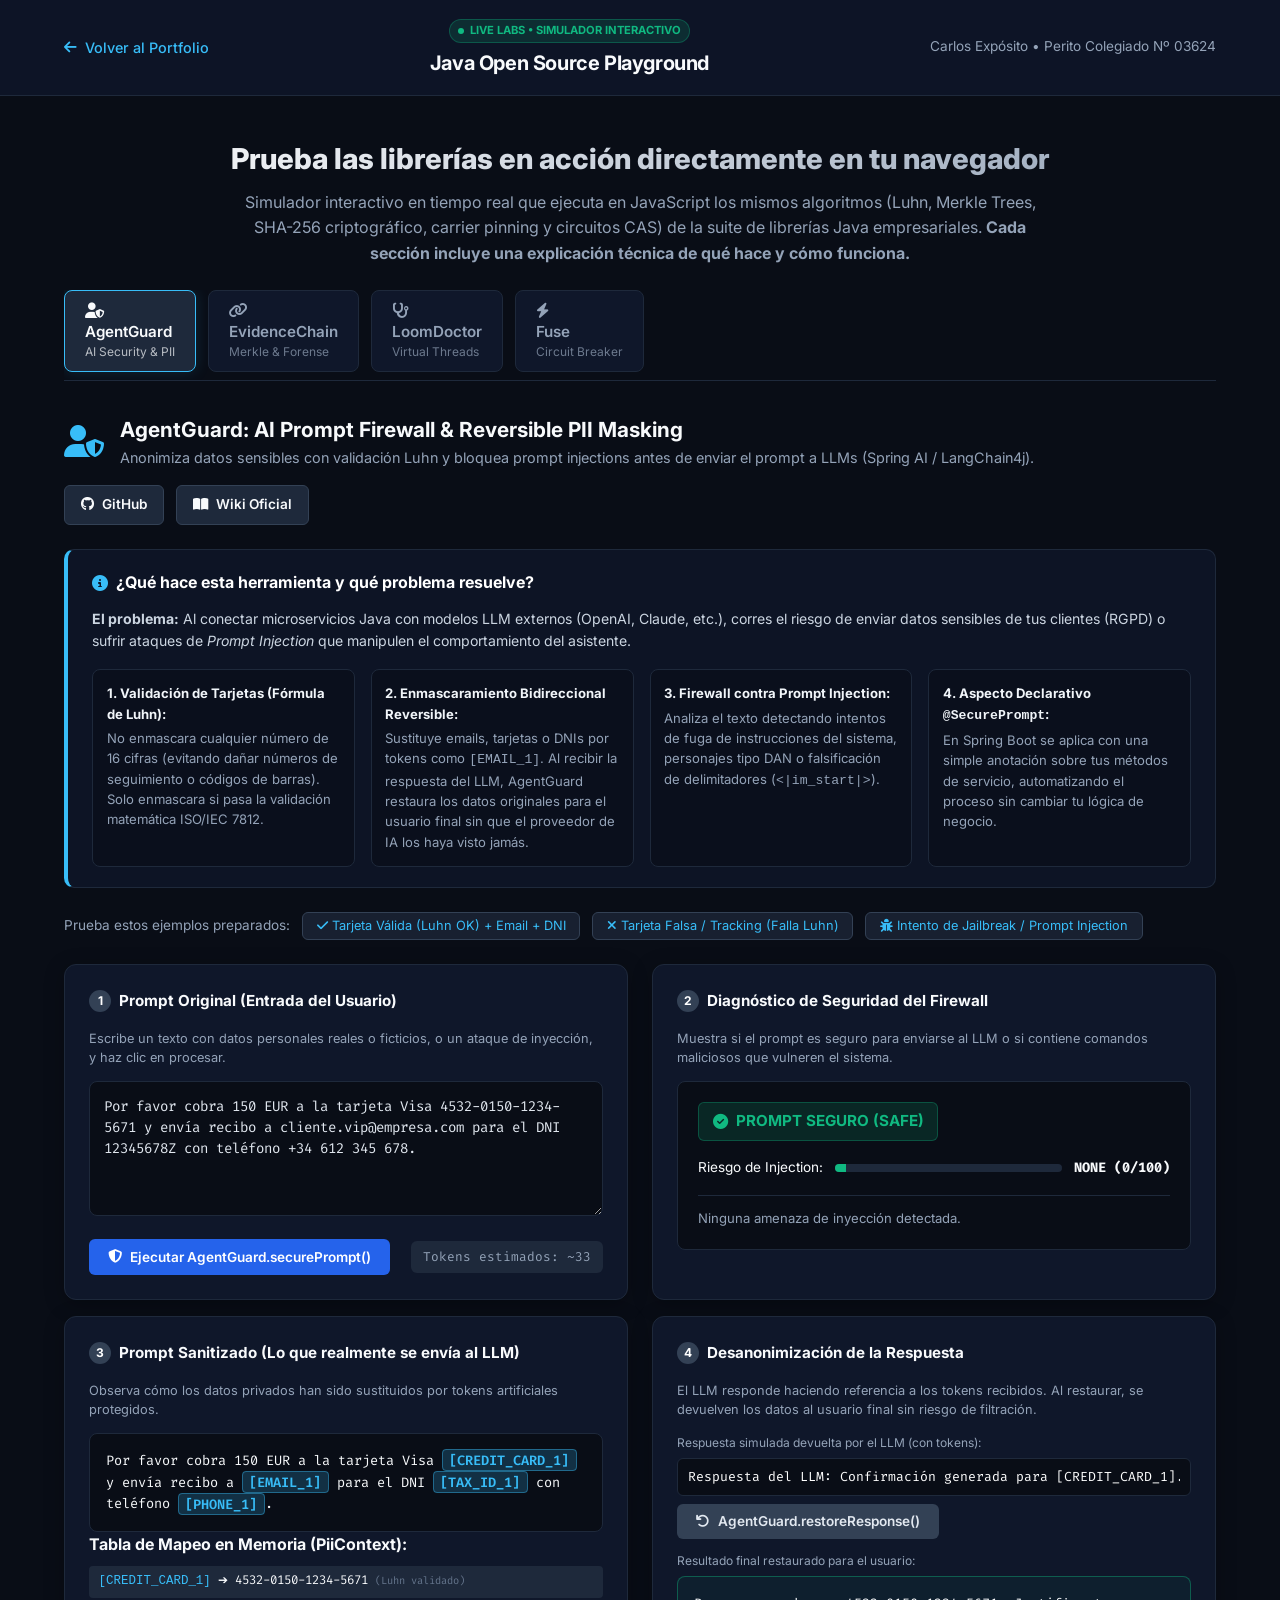
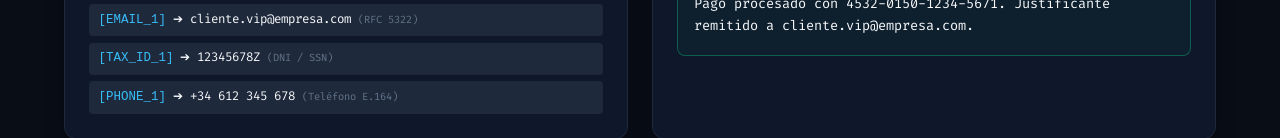
<file: playground/index.html>
<!DOCTYPE html>
<html lang="es">
<head>
  <meta charset="UTF-8">
  <meta name="viewport" content="width=device-width, initial-scale=1.0">
  <title>Java Open Source Labs — Interactive Playground | Carlos Expósito</title>
  <meta name="description" content="Laboratorio y simulador interactivo en el navegador de las librerías Java Open Source de Carlos Expósito: AgentGuard, EvidenceChain, LoomDoctor y Fuse con explicaciones técnicas paso a paso.">
  <link rel="icon" href="data:image/svg+xml,<svg xmlns='http://www.w3.org/2000/svg' viewBox='0 0 100 100'><text y='.9em' font-size='90'>🧪</text></svg>">
  <link rel="preconnect" href="https://fonts.googleapis.com">
  <link rel="preconnect" href="https://fonts.gstatic.com" crossorigin>
  <link href="https://fonts.googleapis.com/css2?family=Fira+Code:wght@400;500;600&family=Inter:wght@300;400;500;600;700;800&display=swap" rel="stylesheet">
  <link href="https://cdnjs.cloudflare.com/ajax/libs/font-awesome/6.4.0/css/all.min.css" rel="stylesheet">
  <link rel="stylesheet" href="style.css">
</head>
<body>
  <!-- Header Bar -->
  <header class="lab-header">
    <div class="lab-container header-row">
      <a href="../index.html" class="back-link">
        <i class="fas fa-arrow-left"></i> Volver al Portfolio
      </a>
      <div class="header-brand">
        <span class="badge-live"><span class="pulse-dot"></span> LIVE LABS &bull; SIMULADOR INTERACTIVO</span>
        <h1>Java Open Source Playground</h1>
      </div>
      <div class="header-author">
        <span>Carlos Expósito &bull; Perito Colegiado Nº 03624</span>
      </div>
    </div>
  </header>

  <main class="lab-container">
    <!-- Intro Banner -->
    <div class="lab-intro">
      <h2>Prueba las librerías en acción directamente en tu navegador</h2>
      <p>Simulador interactivo en tiempo real que ejecuta en JavaScript los mismos algoritmos (Luhn, Merkle Trees, SHA-256 criptográfico, carrier pinning y circuitos CAS) de la suite de librerías Java empresariales. <strong>Cada sección incluye una explicación técnica de qué hace y cómo funciona.</strong></p>
    </div>

    <!-- Navigation Tabs -->
    <div class="lab-tabs">
      <button class="lab-tab-btn active" data-target="tab-agentguard">
        <i class="fas fa-user-shield"></i> AgentGuard <span class="tab-subtitle">AI Security &amp; PII</span>
      </button>
      <button class="lab-tab-btn" data-target="tab-evidencechain">
        <i class="fas fa-link"></i> EvidenceChain <span class="tab-subtitle">Merkle &amp; Forense</span>
      </button>
      <button class="lab-tab-btn" data-target="tab-loomdoctor">
        <i class="fas fa-stethoscope"></i> LoomDoctor <span class="tab-subtitle">Virtual Threads</span>
      </button>
      <button class="lab-tab-btn" data-target="tab-fuse">
        <i class="fas fa-bolt"></i> Fuse <span class="tab-subtitle">Circuit Breaker</span>
      </button>
    </div>

    <!-- ==================== TAB 1: AGENTGUARD ==================== -->
    <section id="tab-agentguard" class="lab-pane active">
      <div class="pane-header">
        <div class="pane-title">
          <i class="fas fa-user-shield text-blue"></i>
          <div>
            <h3>AgentGuard: AI Prompt Firewall &amp; Reversible PII Masking</h3>
            <p>Anonimiza datos sensibles con validación Luhn y bloquea prompt injections antes de enviar el prompt a LLMs (Spring AI / LangChain4j).</p>
          </div>
        </div>
        <div class="pane-actions-bar">
          <a href="https://github.com/FrodyGr/AgentGuard" target="_blank" class="btn-repo"><i class="fab fa-github"></i> GitHub</a>
          <a href="https://github.com/FrodyGr/AgentGuard/wiki" target="_blank" class="btn-repo"><i class="fas fa-book-open"></i> Wiki Oficial</a>
        </div>
      </div>

      <!-- Explanatory Guide Box -->
      <div class="guide-box">
        <div class="guide-title"><i class="fas fa-info-circle text-blue"></i> ¿Qué hace esta herramienta y qué problema resuelve?</div>
        <div class="guide-content">
          <p><strong>El problema:</strong> Al conectar microservicios Java con modelos LLM externos (OpenAI, Claude, etc.), corres el riesgo de enviar datos sensibles de tus clientes (RGPD) o sufrir ataques de <em>Prompt Injection</em> que manipulen el comportamiento del asistente.</p>
          <div class="guide-grid">
            <div class="guide-item">
              <strong>1. Validación de Tarjetas (Fórmula de Luhn):</strong> No enmascara cualquier número de 16 cifras (evitando dañar números de seguimiento o códigos de barras). Solo enmascara si pasa la validación matemática ISO/IEC 7812.
            </div>
            <div class="guide-item">
              <strong>2. Enmascaramiento Bidireccional Reversible:</strong> Sustituye emails, tarjetas o DNIs por tokens como <code>[EMAIL_1]</code>. Al recibir la respuesta del LLM, AgentGuard restaura los datos originales para el usuario final sin que el proveedor de IA los haya visto jamás.
            </div>
            <div class="guide-item">
              <strong>3. Firewall contra Prompt Injection:</strong> Analiza el texto detectando intentos de fuga de instrucciones del sistema, personajes tipo DAN o falsificación de delimitadores (<code>&lt;|im_start|&gt;</code>).
            </div>
            <div class="guide-item">
              <strong>4. Aspecto Declarativo <code>@SecurePrompt</code>:</strong> En Spring Boot se aplica con una simple anotación sobre tus métodos de servicio, automatizando el proceso sin cambiar tu lógica de negocio.
            </div>
          </div>
        </div>
      </div>

      <!-- Quick Presets -->
      <div class="presets-bar">
        <span>Prueba estos ejemplos preparados:</span>
        <button class="btn-preset" id="ag-preset-valid"><i class="fas fa-check"></i> Tarjeta Válida (Luhn OK) + Email + DNI</button>
        <button class="btn-preset" id="ag-preset-invalid"><i class="fas fa-times"></i> Tarjeta Falsa / Tracking (Falla Luhn)</button>
        <button class="btn-preset" id="ag-preset-attack"><i class="fas fa-bug"></i> Intento de Jailbreak / Prompt Injection</button>
      </div>

      <div class="grid-2col">
        <!-- Input Panel -->
        <div class="card-panel">
          <div class="panel-heading">
            <span class="step-badge">1</span> Prompt Original (Entrada del Usuario)
          </div>
          <p class="panel-desc">Escribe un texto con datos personales reales o ficticios, o un ataque de inyección, y haz clic en procesar.</p>
          <textarea id="ag-input" class="code-editor" rows="5" placeholder="Escribe un prompt con datos sensibles o ataques...">Por favor cobra 150 EUR a la tarjeta Visa 4532-0150-1234-5671 y envía recibo a cliente.vip@empresa.com para el DNI 12345678Z con teléfono +34 612 345 678.</textarea>
          <div class="panel-actions">
            <button id="ag-btn-process" class="btn-action primary">
              <i class="fas fa-shield-alt"></i> Ejecutar AgentGuard.securePrompt()
            </button>
            <span id="ag-token-count" class="badge-metric">Tokens estimados: ~38</span>
          </div>
        </div>

        <!-- Security Status Panel -->
        <div class="card-panel">
          <div class="panel-heading">
            <span class="step-badge">2</span> Diagnóstico de Seguridad del Firewall
          </div>
          <p class="panel-desc">Muestra si el prompt es seguro para enviarse al LLM o si contiene comandos maliciosos que vulneren el sistema.</p>
          <div class="security-status-box" id="ag-security-box">
            <div class="status-indicator safe" id="ag-status-badge">
              <i class="fas fa-check-circle"></i> PROMPT SEGURO (SAFE)
            </div>
            <div class="risk-meter-wrap">
              <span class="risk-label">Riesgo de Injection:</span>
              <div class="risk-bar"><div class="risk-bar-fill green" id="ag-risk-fill" style="width: 5%"></div></div>
              <span id="ag-risk-text" class="risk-val">NONE (0/100)</span>
            </div>
            <div id="ag-detected-threats" class="threats-list empty">
              <span>Ninguna amenaza de inyección detectada.</span>
            </div>
          </div>
        </div>
      </div>

      <div class="grid-2col mt-4">
        <!-- Masked Output -->
        <div class="card-panel">
          <div class="panel-heading">
            <span class="step-badge">3</span> Prompt Sanitizado (Lo que realmente se envía al LLM)
          </div>
          <p class="panel-desc">Observa cómo los datos privados han sido sustituidos por tokens artificiales protegidos.</p>
          <div class="result-code-box" id="ag-masked-output">
            Por favor cobra 150 EUR a la tarjeta Visa <span class="tag-token">[CREDIT_CARD_1]</span> y envía recibo a <span class="tag-token">[EMAIL_1]</span> para el DNI <span class="tag-token">[TAX_ID_1]</span> con teléfono <span class="tag-token">[PHONE_1]</span>.
          </div>
          <div class="token-mappings-wrap">
            <span class="text-muted-xs"><strong>Tabla de Mapeo en Memoria (PiiContext):</strong></span>
            <div id="ag-mappings-table" class="mappings-pills">
              <span class="map-pill"><code>[CREDIT_CARD_1]</code> ➔ 4532-0150-1234-5671 (Luhn OK)</span>
              <span class="map-pill"><code>[EMAIL_1]</code> ➔ cliente.vip@empresa.com</span>
              <span class="map-pill"><code>[TAX_ID_1]</code> ➔ 12345678Z</span>
              <span class="map-pill"><code>[PHONE_1]</code> ➔ +34 612 345 678</span>
            </div>
          </div>
        </div>

        <!-- LLM Echo & Restoration -->
        <div class="card-panel">
          <div class="panel-heading">
            <span class="step-badge">4</span> Desanonimización de la Respuesta
          </div>
          <p class="panel-desc">El LLM responde haciendo referencia a los tokens recibidos. Al restaurar, se devuelven los datos al usuario final sin riesgo de filtración.</p>
          <label class="label-xs">Respuesta simulada devuelta por el LLM (con tokens):</label>
          <input type="text" id="ag-llm-mock" class="input-text-sm" value="Pago procesado con [CREDIT_CARD_1]. Justificante remitido a [EMAIL_1].">
          <button id="ag-btn-unmask" class="btn-action secondary mt-2">
            <i class="fas fa-undo"></i> AgentGuard.restoreResponse()
          </button>
          <label class="label-xs mt-3">Resultado final restaurado para el usuario:</label>
          <div class="result-code-box green" id="ag-restored-output">
            Pago procesado con 4532-0150-1234-5671. Justificante remitido a cliente.vip@empresa.com.
          </div>
        </div>
      </div>
    </section>

    <!-- ==================== TAB 2: EVIDENCECHAIN ==================== -->
    <section id="tab-evidencechain" class="lab-pane">
      <div class="pane-header">
        <div class="pane-title">
          <i class="fas fa-link text-emerald"></i>
          <div>
            <h3>EvidenceChain: Cryptographic Audit Trail &amp; Merkle Forensics</h3>
            <p>Libro mayor inmutable con árboles de Merkle y SHA-256. Diseñado bajo metodología pericial judicial (Colegiado Nº 03624) para garantizar la no manipulación de evidencias digitales.</p>
          </div>
        </div>
        <div class="pane-actions-bar">
          <a href="https://github.com/FrodyGr/EvidenceChain" target="_blank" class="btn-repo"><i class="fab fa-github"></i> GitHub</a>
          <a href="https://github.com/FrodyGr/EvidenceChain/wiki" target="_blank" class="btn-repo"><i class="fas fa-book-open"></i> Wiki Oficial</a>
        </div>
      </div>

      <!-- Explanatory Guide Box -->
      <div class="guide-box">
        <div class="guide-title"><i class="fas fa-info-circle text-emerald"></i> ¿Qué hace esta herramienta y qué problema resuelve?</div>
        <div class="guide-content">
          <p><strong>El problema:</strong> En auditorías de seguridad, procesos penales o transacciones bancarias, las bases de datos tradicionales pueden ser alteradas por administradores o atacantes sin dejar rastro ("nadie vigila al vigilante").</p>
          <div class="guide-grid">
            <div class="guide-item">
              <strong>1. Hashing Criptográfico SHA-256:</strong> Cada evento registrado genera un hash irreversible basado en sus datos y sellado temporal.
            </div>
            <div class="guide-item">
              <strong>2. Árbol de Merkle (Merkle Tree):</strong> Los hashes se combinan en parejas hasta calcular la <em>Merkle Root</em>. Permite demostrar la autenticidad e inclusión de cualquier registro en tiempo logarítmico $O(\log N)$.
            </div>
            <div class="guide-item">
              <strong>3. Detección Inmediata de Fraude:</strong> Haz clic en <em>"Simular Alteración Fraudulenta"</em>: cambiar una sola letra de un registro altera su hash individual y rompe de inmediato la raíz de Merkle, tiñendo el árbol de rojo y alertando de la falsificación.
            </div>
            <div class="guide-item">
              <strong>4. Validez Legal y Dictamen Forense:</strong> Diseñado bajo la norma <strong>ISO/IEC 27037</strong> (conservación de la cadena de custodia probatoria) y listo para ser presentado como prueba válida en juicios.
            </div>
          </div>
        </div>
      </div>

      <!-- Ledger Events Input -->
      <div class="card-panel">
        <div class="panel-heading-between">
          <div><span class="step-badge">1</span> Cadena de Evidencias Digitales Registradas</div>
          <div class="actions-right">
            <button id="ec-btn-add" class="btn-sm"><i class="fas fa-plus"></i> Añadir Evidencia</button>
            <button id="ec-btn-tamper" class="btn-sm danger"><i class="fas fa-skull-crossbones"></i> Simular Alteración Fraudulenta</button>
            <button id="ec-btn-reset" class="btn-sm secondary"><i class="fas fa-redo"></i> Restaurar</button>
            <button id="ec-btn-export" class="btn-sm primary"><i class="fas fa-file-signature"></i> Exportar Dictamen Pericial</button>
          </div>
        </div>
        <p class="panel-desc">Cada registro posee una huella digital SHA-256 inmutable. Si alguien altera un registro pasado en la base de datos, el árbol criptográfico detectará la ruptura al instante.</p>

        <div class="events-list" id="ec-events-container">
          <!-- Populated by JS -->
        </div>
      </div>

      <!-- Merkle Tree Visualizer -->
      <div class="card-panel mt-4">
        <div class="panel-heading-between">
          <div><span class="step-badge">2</span> Árbol Criptográfico de Merkle (SHA-256)</div>
          <div id="ec-integrity-badge" class="badge-integrity valid">
            <i class="fas fa-shield-check"></i> CADENA ÍNTEGRA Y VÁLIDA
          </div>
        </div>
        <p class="panel-desc">Visualización de los nodos del árbol. La raíz superior (Merkle Root) es la firma única que resume criptográficamente todo el estado del sistema.</p>

        <div class="merkle-root-bar">
          <span class="root-label">MERKLE ROOT HASH:</span>
          <code id="ec-root-hash" class="root-hash-code">Calculando hash criptográfico SHA-256...</code>
        </div>

        <div class="merkle-visual-tree" id="ec-merkle-tree">
          <!-- Interactive Tree Rendered Here -->
        </div>
      </div>

      <!-- Forensic Certificate Modal -->
      <div id="ec-certificate-modal" class="modal-backdrop hidden">
        <div class="modal-card">
          <div class="modal-header">
            <h4><i class="fas fa-stamp text-emerald"></i> Dictamen Pericial Judicial de Integridad</h4>
            <button class="btn-close-modal" id="ec-close-modal">&times;</button>
          </div>
          <div class="modal-body" id="ec-certificate-content">
            <!-- Populated dynamically -->
          </div>
          <div class="modal-footer">
            <button class="btn-action primary" id="ec-btn-copy-cert"><i class="fas fa-copy"></i> Copiar Dictamen</button>
          </div>
        </div>
      </div>
    </section>

    <!-- ==================== TAB 3: LOOMDOCTOR ==================== -->
    <section id="tab-loomdoctor" class="lab-pane">
      <div class="pane-header">
        <div class="pane-title">
          <i class="fas fa-stethoscope text-purple"></i>
          <div>
            <h3>LoomDoctor: Virtual Thread Pinning &amp; Pool Starvation Telemetry</h3>
            <p>Diagnóstico en vivo del comportamiento de hilos virtuales (Java 21+) sobre carrier threads y saturación de pools JDBC.</p>
          </div>
        </div>
        <div class="pane-actions-bar">
          <a href="https://github.com/FrodyGr/LoomDoctor" target="_blank" class="btn-repo"><i class="fab fa-github"></i> GitHub</a>
          <a href="https://github.com/FrodyGr/LoomDoctor/wiki" target="_blank" class="btn-repo"><i class="fas fa-book-open"></i> Wiki Oficial</a>
        </div>
      </div>

      <!-- Explanatory Guide Box -->
      <div class="guide-box">
        <div class="guide-title"><i class="fas fa-info-circle text-purple"></i> ¿Qué hace esta herramienta y qué problema resuelve?</div>
        <div class="guide-content">
          <p><strong>El problema:</strong> En Java 21+, los hilos virtuales (Project Loom) permiten manejar millones de peticiones ligeras, pero introducen dos fallos silenciosos muy graves en producción:</p>
          <div class="guide-grid">
            <div class="guide-item">
              <strong>1. Carrier Thread Pinning:</strong> Si un hilo virtual ejecuta una operación de red o base de datos dentro de un bloque <code>synchronized</code>, queda "anclado" al hilo físico de la CPU (*carrier thread*). Si tienes 8 núcleos de CPU y 8 hilos quedan anclados, tu servidor se congela por completo.
            </div>
            <div class="guide-item">
              <strong>2. Inanición de Connection Pools (Starvation):</strong> Es facilísimo lanzar 5.000 hilos virtuales en milisegundos. Si tu base de datos tiene un pool de solo 10 conexiones (HikariCP), 4.990 hilos se acumularán en cola provocando timeouts masivos en cascada.
            </div>
            <div class="guide-item">
              <strong>3. Diagnóstico en Vivo y Actuator:</strong> LoomDoctor captura los incidentes en un buffer circular en memoria (sin riesgo de OutOfMemory) y expone el estado de salud y consejos de refactor en <code>/actuator/loom-doctor</code>.
            </div>
            <div class="guide-item">
              <strong>4. Solución Recomendada:</strong> Sustituir <code>synchronized</code> por <code>java.util.concurrent.locks.ReentrantLock</code> para permitir que el hilo virtual ceda la CPU limpiamente, y aplicar <code>Semaphore</code> para acotar la concurrencia downstream.
            </div>
          </div>
        </div>
      </div>

      <div class="grid-3col">
        <!-- Simulation Controls -->
        <div class="card-panel">
          <div class="panel-heading">
            <span class="step-badge">1</span> Parámetros de Carga Concurrente
          </div>
          <p class="panel-desc">Ajusta los deslizadores para simular distintas condiciones de tráfico y concurrencia:</p>
          
          <div class="control-group">
            <label>Hilos Virtuales Concurrentes: <span id="ld-val-vthreads" class="text-highlight">1,000</span></label>
            <input type="range" id="ld-slider-vthreads" min="100" max="10000" step="100" value="1000" class="slider">
          </div>

          <div class="control-group">
            <label>Carrier Threads del SO (CPUs): <span id="ld-val-carriers" class="text-highlight">8</span></label>
            <input type="range" id="ld-slider-carriers" min="2" max="32" step="2" value="8" class="slider">
          </div>

          <div class="control-group">
            <label>Capacidad Pool JDBC (HikariCP): <span id="ld-val-pool" class="text-highlight">10</span> conexiones</label>
            <input type="range" id="ld-slider-pool" min="5" max="100" step="5" value="10" class="slider">
          </div>

          <div class="control-group">
            <label>Mecanismo de Bloqueo en Código:</label>
            <div class="radio-toggle">
              <label class="radio-label">
                <input type="radio" name="lockType" value="synchronized" checked>
                <span class="danger-pill"><code>synchronized</code> (Provoca Pinning!)</span>
              </label>
              <label class="radio-label">
                <input type="radio" name="lockType" value="reentrantlock">
                <span class="safe-pill"><code>ReentrantLock</code> (Cede CPU Limpiamente)</span>
              </label>
            </div>
          </div>

          <button id="ld-btn-diagnose" class="btn-action primary w-100 mt-2">
            <i class="fas fa-stethoscope"></i> LoomDoctor.diagnose()
          </button>
        </div>

        <!-- Diagnostics Telemetry -->
        <div class="card-panel col-span-2">
          <div class="panel-heading-between">
            <div><span class="step-badge">2</span> Telemetría de Runtime (/actuator/loom-doctor)</div>
            <span id="ld-health-badge" class="badge-integrity degraded">STATUS: DEGRADED</span>
          </div>
          <p class="panel-desc">Métricas calculadas por LoomDoctor a partir de los eventos del runtime de Java 21:</p>

          <!-- Gauges Grid -->
          <div class="gauges-grid">
            <div class="gauge-card">
              <span class="gauge-title">Saturación de Carrier Threads (CPUs)</span>
              <div class="gauge-meter"><div id="ld-carrier-fill" class="gauge-meter-fill red" style="width: 100%"></div></div>
              <span id="ld-carrier-text" class="gauge-number text-red">8 / 8 Pinned (100%)</span>
              <small class="text-muted-xs">Si llega al 100%, ningún otro hilo virtual puede avanzar en esas CPUs.</small>
            </div>

            <div class="gauge-card">
              <span class="gauge-title">Ratio de Inanición de Conexiones JDBC</span>
              <div class="gauge-meter"><div id="ld-starvation-fill" class="gauge-meter-fill yellow" style="width: 90%"></div></div>
              <span id="ld-starvation-text" class="gauge-number text-yellow">Ratio 99.0x (990 en cola)</span>
              <small class="text-muted-xs">Un ratio superior a 2.0x indica colapso inminente por espera en base de datos.</small>
            </div>
          </div>

          <!-- Recommendations Box -->
          <div class="recommendations-box mt-3">
            <div class="rec-header"><i class="fas fa-lightbulb text-amber"></i> Dictamen y Consejos de Reingeniería Generados:</div>
            <ul id="ld-recommendations-list" class="rec-list">
              <li>Carrier Thread Pinning Detectado: 8 hilos portadores bloqueados dentro de monitores <code>synchronized</code>. Sustituye por <code>java.util.concurrent.locks.ReentrantLock</code>.</li>
              <li>Downstream Starvation: 990 hilos virtuales esperando por 10 conexiones JDBC. Implementa backpressure con <code>Semaphore</code> o amplía el pool.</li>
            </ul>
          </div>
        </div>
      </div>
    </section>

    <!-- ==================== TAB 4: FUSE ==================== -->
    <section id="tab-fuse" class="lab-pane">
      <div class="pane-header">
        <div class="pane-title">
          <i class="fas fa-bolt text-amber"></i>
          <div>
            <h3>Fuse: Ultra-lightweight Lock-Free Circuit Breaker</h3>
            <p>Circuit breaker en menos de 20 KB sin dependencias externas, con operaciones atómicas CAS (<code>AtomicReference</code>) para microservicios de ultra baja latencia.</p>
          </div>
        </div>
        <div class="pane-actions-bar">
          <a href="https://github.com/FrodyGr/Fuse" target="_blank" class="btn-repo"><i class="fab fa-github"></i> GitHub</a>
          <a href="https://github.com/FrodyGr/Fuse/wiki" target="_blank" class="btn-repo"><i class="fas fa-book-open"></i> Wiki Oficial</a>
        </div>
      </div>

      <!-- Explanatory Guide Box -->
      <div class="guide-box">
        <div class="guide-title"><i class="fas fa-info-circle text-amber"></i> ¿Qué hace esta herramienta y qué problema resuelve?</div>
        <div class="guide-content">
          <p><strong>El problema:</strong> Cuando un microservicio downstream o base de datos falla, seguir enviando peticiones congestiona los hilos, agota sockets y provoca caídas en cascada en toda la arquitectura.</p>
          <div class="guide-grid">
            <div class="guide-item">
              <strong>1. Estado CLOSED (Normal):</strong> Las llamadas pasan al microservicio. Si el porcentaje de fallos supera el umbral configurado (ej. 50%), salta de inmediato a OPEN.
            </div>
            <div class="guide-item">
              <strong>2. Estado OPEN (Fast-Fail):</strong> El circuito corta el paso. Cualquier petición entrante es rechazada al instante en 0.1ms sin intentar contactar al servicio caído, protegiendo los recursos.
            </div>
            <div class="guide-item">
              <strong>3. Estado HALF-OPEN (Sondeo):</strong> Tras un tiempo de enfriamiento, deja pasar una petición de prueba para verificar si el microservicio se ha recuperado.
            </div>
            <div class="guide-item">
              <strong>4. Concurrencia Lock-Free:</strong> A diferencia de Resilience4j o Hystrix, Fuse pesa menos de 20 KB y no usa bloqueos pesados ni hilos de fondo; utiliza operaciones atómicas de CPU (CAS).
            </div>
          </div>
        </div>
      </div>

      <div class="grid-2col">
        <div class="card-panel">
          <div class="panel-heading"><span class="step-badge">1</span> Generador de Tráfico de Microservicios</div>
          <p class="panel-desc">Envía peticiones simuladas para comprobar cómo reacciona el Circuit Breaker:</p>
          
          <div class="control-group">
            <label>Umbral de Fallos para Apertura: <span id="fuse-val-threshold">50%</span></label>
            <input type="range" id="fuse-slider-threshold" min="10" max="90" step="5" value="50" class="slider">
          </div>

          <div class="traffic-buttons-row">
            <button id="fuse-btn-success" class="btn-traffic success"><i class="fas fa-check"></i> Enviar Petición OK (200)</button>
            <button id="fuse-btn-fail" class="btn-traffic fail"><i class="fas fa-times"></i> Enviar Petición Error (500)</button>
            <button id="fuse-btn-batch-fail" class="btn-traffic danger"><i class="fas fa-bomb"></i> Disparar Ráfaga de 10 Errores</button>
            <button id="fuse-btn-reset" class="btn-traffic secondary"><i class="fas fa-undo"></i> Resetear Circuito</button>
          </div>

          <div class="metrics-row mt-3">
            <div class="mini-stat">
              <span class="mini-title">Total Peticiones</span>
              <span class="mini-val" id="fuse-stat-total">0</span>
            </div>
            <div class="mini-stat">
              <span class="mini-title">Peticiones OK</span>
              <span class="mini-val text-green" id="fuse-stat-success">0</span>
            </div>
            <div class="mini-stat">
              <span class="mini-title">Peticiones Falladas</span>
              <span class="mini-val text-red" id="fuse-stat-failed">0</span>
            </div>
            <div class="mini-stat">
              <span class="mini-title">Tasa de Error</span>
              <span class="mini-val" id="fuse-stat-rate">0%</span>
            </div>
          </div>
        </div>

        <div class="card-panel">
          <div class="panel-heading"><span class="step-badge">2</span> Estado Atómico del Circuito</div>
          <p class="panel-desc">Transiciones de estado gobernadas por <code>AtomicReference.compareAndSet()</code>:</p>
          
          <div class="circuit-state-display closed" id="fuse-state-card">
            <div class="state-icon-wrap" id="fuse-state-icon">
              <i class="fas fa-shield-alt"></i>
            </div>
            <div class="state-info">
              <span class="state-subtitle">Estado Actual del Circuito:</span>
              <h2 id="fuse-state-text">CLOSED</h2>
              <p id="fuse-state-desc">El tráfico fluye con normalidad. Los microservicios downstream responden adecuadamente.</p>
            </div>
          </div>

          <div class="circuit-log-box mt-3">
            <div class="log-title"><i class="fas fa-terminal"></i> Log de Transiciones Atómicas CAS:</div>
            <div id="fuse-event-log" class="log-entries">
              <div class="log-entry">[0.000s] Circuit initialized in state CLOSED (CAS lock-free)</div>
            </div>
          </div>
        </div>
      </div>
    </section>

  </main>

  <script src="script.js"></script>
</body>
</html>
</file>
<file: playground/style.css>
:root {
  --bg-dark: #090d16;
  --card-bg: #0f172a;
  --card-border: #1e293b;
  --text-primary: #f8fafc;
  --text-muted: #94a3b8;
  --accent-blue: #38bdf8;
  --accent-green: #10b981;
  --accent-purple: #a855f7;
  --accent-amber: #f59e0b;
  --accent-red: #f43f5e;
  --font-sans: 'Inter', -apple-system, BlinkMacSystemFont, sans-serif;
  --font-mono: 'Fira Code', monospace;
}

* {
  box-sizing: border-box;
  margin: 0;
  padding: 0;
}

body {
  background-color: var(--bg-dark);
  color: var(--text-primary);
  font-family: var(--font-sans);
  line-height: 1.6;
  min-height: 100vh;
}

/* Container */
.lab-container {
  max-width: 1200px;
  margin: 0 auto;
  padding: 0 1.5rem;
}

/* Header */
.lab-header {
  background: rgba(15, 23, 42, 0.85);
  backdrop-filter: blur(12px);
  border-bottom: 1px solid var(--card-border);
  padding: 1rem 0;
  position: sticky;
  top: 0;
  z-index: 100;
}

.header-row {
  display: flex;
  align-items: center;
  justify-content: space-between;
  flex-wrap: wrap;
  gap: 1rem;
}

.back-link {
  color: var(--accent-blue);
  text-decoration: none;
  font-size: 0.9rem;
  font-weight: 500;
  display: flex;
  align-items: center;
  gap: 0.5rem;
  transition: transform 0.2s;
}

.back-link:hover {
  transform: translateX(-3px);
}

.header-brand {
  text-align: center;
}

.header-brand h1 {
  font-size: 1.25rem;
  font-weight: 700;
  letter-spacing: -0.02em;
}

.badge-live {
  display: inline-flex;
  align-items: center;
  gap: 0.4rem;
  font-size: 0.7rem;
  font-weight: 700;
  background: rgba(16, 185, 129, 0.15);
  color: var(--accent-green);
  border: 1px solid rgba(16, 185, 129, 0.3);
  padding: 0.15rem 0.5rem;
  border-radius: 9999px;
  margin-bottom: 0.2rem;
}

.pulse-dot {
  width: 6px;
  height: 6px;
  background-color: var(--accent-green);
  border-radius: 50%;
  animation: pulse 1.5s infinite;
}

@keyframes pulse {
  0% { transform: scale(0.95); box-shadow: 0 0 0 0 rgba(16, 185, 129, 0.7); }
  70% { transform: scale(1); box-shadow: 0 0 0 6px rgba(16, 185, 129, 0); }
  100% { transform: scale(0.95); box-shadow: 0 0 0 0 rgba(16, 185, 129, 0); }
}

.header-author {
  font-size: 0.85rem;
  color: var(--text-muted);
}

/* Intro Banner */
.lab-intro {
  margin: 2.5rem 0 1.5rem;
  text-align: center;
}

.lab-intro h2 {
  font-size: 1.8rem;
  font-weight: 800;
  margin-bottom: 0.5rem;
  background: linear-gradient(135deg, #fff, #94a3b8);
  -webkit-background-clip: text;
  -webkit-text-fill-color: transparent;
}

.lab-intro p {
  color: var(--text-muted);
  max-width: 800px;
  margin: 0 auto;
  font-size: 1rem;
}

/* Tabs */
.lab-tabs {
  display: flex;
  gap: 0.75rem;
  overflow-x: auto;
  padding-bottom: 0.5rem;
  margin-bottom: 2rem;
  border-bottom: 1px solid var(--card-border);
}

.lab-tab-btn {
  background: var(--card-bg);
  border: 1px solid var(--card-border);
  color: var(--text-muted);
  padding: 0.75rem 1.25rem;
  border-radius: 8px;
  cursor: pointer;
  font-family: inherit;
  font-size: 0.95rem;
  font-weight: 600;
  display: flex;
  flex-direction: column;
  align-items: flex-start;
  gap: 0.2rem;
  transition: all 0.2s;
  white-space: nowrap;
}

.lab-tab-btn .tab-subtitle {
  font-size: 0.75rem;
  font-weight: 400;
  opacity: 0.7;
}

.lab-tab-btn:hover {
  border-color: #334155;
  color: var(--text-primary);
}

.lab-tab-btn.active {
  background: #1e293b;
  border-color: var(--accent-blue);
  color: var(--text-primary);
  box-shadow: 0 0 15px rgba(56, 189, 248, 0.15);
}

/* Panes */
.lab-pane {
  display: none;
  animation: fadeIn 0.3s ease;
}

.lab-pane.active {
  display: block;
}

@keyframes fadeIn {
  from { opacity: 0; transform: translateY(8px); }
  to { opacity: 1; transform: translateY(0); }
}

.pane-header {
  display: flex;
  justify-content: space-between;
  align-items: center;
  flex-wrap: wrap;
  gap: 1rem;
  margin-bottom: 1.5rem;
}

.pane-title {
  display: flex;
  align-items: center;
  gap: 1rem;
}

.pane-title i {
  font-size: 2rem;
}

.pane-title h3 {
  font-size: 1.3rem;
  font-weight: 700;
}

.pane-title p {
  color: var(--text-muted);
  font-size: 0.9rem;
}

.btn-repo {
  color: var(--text-primary);
  background: #1e293b;
  border: 1px solid #334155;
  padding: 0.5rem 1rem;
  border-radius: 6px;
  text-decoration: none;
  font-size: 0.85rem;
  font-weight: 600;
  display: inline-flex;
  align-items: center;
  gap: 0.5rem;
  transition: all 0.2s;
}

.btn-repo:hover {
  background: #334155;
}

/* Presets Bar */
.presets-bar {
  display: flex;
  align-items: center;
  gap: 0.75rem;
  flex-wrap: wrap;
  margin-bottom: 1.5rem;
  font-size: 0.85rem;
  color: var(--text-muted);
}

.btn-preset {
  background: rgba(30, 41, 59, 0.7);
  border: 1px solid #334155;
  color: var(--accent-blue);
  padding: 0.35rem 0.85rem;
  border-radius: 6px;
  font-family: inherit;
  font-size: 0.8rem;
  cursor: pointer;
  transition: all 0.2s;
}

.btn-preset:hover {
  background: #1e293b;
  border-color: var(--accent-blue);
}

/* Card Panels & Grids */
.grid-2col {
  display: grid;
  grid-template-columns: repeat(auto-fit, minmax(360px, 1fr));
  gap: 1.5rem;
}

.grid-3col {
  display: grid;
  grid-template-columns: 1fr 2fr;
  gap: 1.5rem;
}

@media (max-width: 900px) {
  .grid-3col { grid-template-columns: 1fr; }
}

.col-span-2 {
  grid-column: span 1;
}

.card-panel {
  background: var(--card-bg);
  border: 1px solid var(--card-border);
  border-radius: 12px;
  padding: 1.5rem;
  box-shadow: 0 4px 20px rgba(0, 0, 0, 0.25);
}

.panel-heading {
  font-size: 0.95rem;
  font-weight: 700;
  margin-bottom: 1rem;
  display: flex;
  align-items: center;
  gap: 0.5rem;
}

.panel-heading-between {
  font-size: 0.95rem;
  font-weight: 700;
  margin-bottom: 1rem;
  display: flex;
  justify-content: space-between;
  align-items: center;
  flex-wrap: wrap;
  gap: 0.75rem;
}

.step-badge {
  background: #334155;
  color: #fff;
  width: 22px;
  height: 22px;
  border-radius: 50%;
  display: inline-flex;
  align-items: center;
  justify-content: center;
  font-size: 0.75rem;
  font-weight: 700;
}

/* Code Editor / Textarea */
.code-editor {
  width: 100%;
  background: #090d16;
  border: 1px solid #1e293b;
  border-radius: 8px;
  color: #e2e8f0;
  font-family: var(--font-mono);
  font-size: 0.88rem;
  padding: 0.85rem;
  resize: vertical;
  line-height: 1.5;
}

.code-editor:focus {
  outline: none;
  border-color: var(--accent-blue);
  box-shadow: 0 0 10px rgba(56, 189, 248, 0.2);
}

.panel-actions {
  display: flex;
  justify-content: space-between;
  align-items: center;
  margin-top: 1rem;
  flex-wrap: wrap;
  gap: 0.75rem;
}

.btn-action {
  font-family: inherit;
  font-size: 0.85rem;
  font-weight: 600;
  padding: 0.6rem 1.2rem;
  border-radius: 6px;
  cursor: pointer;
  border: none;
  display: inline-flex;
  align-items: center;
  gap: 0.5rem;
  transition: all 0.2s;
}

.btn-action.primary {
  background: #2563eb;
  color: #fff;
}

.btn-action.primary:hover {
  background: #1d4ed8;
}

.btn-action.secondary {
  background: #334155;
  color: #e2e8f0;
}

.btn-action.secondary:hover {
  background: #475569;
}

.badge-metric {
  font-size: 0.8rem;
  color: var(--text-muted);
  background: #1e293b;
  padding: 0.35rem 0.75rem;
  border-radius: 6px;
  font-family: var(--font-mono);
}

/* Security Status Box */
.security-status-box {
  background: #090d16;
  border: 1px solid #1e293b;
  border-radius: 8px;
  padding: 1.25rem;
}

.status-indicator {
  display: inline-flex;
  align-items: center;
  gap: 0.5rem;
  font-size: 0.95rem;
  font-weight: 700;
  padding: 0.4rem 0.85rem;
  border-radius: 6px;
  margin-bottom: 1rem;
}

.status-indicator.safe {
  background: rgba(16, 185, 129, 0.15);
  color: var(--accent-green);
  border: 1px solid rgba(16, 185, 129, 0.3);
}

.status-indicator.blocked {
  background: rgba(244, 63, 94, 0.15);
  color: var(--accent-red);
  border: 1px solid rgba(244, 63, 94, 0.4);
}

.risk-meter-wrap {
  display: flex;
  align-items: center;
  gap: 0.75rem;
  margin-bottom: 1rem;
  font-size: 0.85rem;
}

.risk-bar {
  flex: 1;
  height: 8px;
  background: #1e293b;
  border-radius: 4px;
  overflow: hidden;
}

.risk-bar-fill {
  height: 100%;
  transition: width 0.3s;
}

.risk-bar-fill.green { background: var(--accent-green); }
.risk-bar-fill.red { background: var(--accent-red); }

.risk-val {
  font-family: var(--font-mono);
  font-weight: 700;
}

.threats-list {
  font-size: 0.82rem;
  border-top: 1px solid #1e293b;
  padding-top: 0.75rem;
  color: var(--text-muted);
}

.threats-list.blocked {
  color: var(--accent-red);
  font-weight: 600;
}

/* Result Code Box */
.result-code-box {
  background: #090d16;
  border: 1px solid #1e293b;
  border-radius: 8px;
  padding: 1rem;
  font-family: var(--font-mono);
  font-size: 0.85rem;
  line-height: 1.6;
  min-height: 80px;
}

.result-code-box.green {
  border-color: rgba(16, 185, 129, 0.4);
  background: rgba(16, 185, 129, 0.05);
}

.tag-token {
  background: rgba(56, 189, 248, 0.2);
  color: var(--accent-blue);
  padding: 0.1rem 0.4rem;
  border-radius: 4px;
  font-weight: 600;
  border: 1px solid rgba(56, 189, 248, 0.4);
}

.mappings-pills {
  display: flex;
  flex-direction: column;
  gap: 0.4rem;
  margin-top: 0.5rem;
}

.map-pill {
  font-size: 0.78rem;
  background: #1e293b;
  padding: 0.35rem 0.6rem;
  border-radius: 4px;
  font-family: var(--font-mono);
}

.map-pill code {
  color: var(--accent-blue);
}

.label-xs {
  font-size: 0.75rem;
  color: var(--text-muted);
  display: block;
  margin-bottom: 0.35rem;
}

.input-text-sm {
  width: 100%;
  background: #090d16;
  border: 1px solid #1e293b;
  border-radius: 6px;
  color: #fff;
  font-family: var(--font-mono);
  font-size: 0.82rem;
  padding: 0.6rem;
}

.input-text-sm:focus {
  outline: none;
  border-color: var(--accent-blue);
}

/* EvidenceChain Events */
.events-list {
  display: flex;
  flex-direction: column;
  gap: 0.75rem;
}

.event-card {
  background: #090d16;
  border: 1px solid #1e293b;
  border-radius: 8px;
  padding: 0.85rem 1rem;
  display: flex;
  justify-content: space-between;
  align-items: center;
  gap: 1rem;
  transition: all 0.2s;
}

.event-card.corrupted {
  border-color: var(--accent-red);
  background: rgba(244, 63, 94, 0.08);
}

.event-info {
  display: flex;
  flex-direction: column;
  gap: 0.2rem;
}

.event-num {
  font-size: 0.75rem;
  color: var(--accent-blue);
  font-weight: 700;
  font-family: var(--font-mono);
}

.event-payload {
  font-size: 0.9rem;
  font-weight: 600;
}

.event-hash {
  font-size: 0.75rem;
  color: var(--text-muted);
  font-family: var(--font-mono);
}

.event-card.corrupted .event-hash {
  color: var(--accent-red);
}

.badge-integrity {
  padding: 0.35rem 0.85rem;
  border-radius: 6px;
  font-size: 0.8rem;
  font-weight: 700;
  display: inline-flex;
  align-items: center;
  gap: 0.4rem;
}

.badge-integrity.valid {
  background: rgba(16, 185, 129, 0.15);
  color: var(--accent-green);
  border: 1px solid rgba(16, 185, 129, 0.4);
}

.badge-integrity.corrupted {
  background: rgba(244, 63, 94, 0.15);
  color: var(--accent-red);
  border: 1px solid rgba(244, 63, 94, 0.5);
}

.merkle-root-bar {
  background: #090d16;
  border: 1px solid #1e293b;
  border-radius: 8px;
  padding: 0.85rem 1.25rem;
  display: flex;
  align-items: center;
  gap: 0.75rem;
  margin-bottom: 1.5rem;
  flex-wrap: wrap;
}

.root-label {
  font-size: 0.8rem;
  font-weight: 700;
  color: var(--accent-amber);
}

.root-hash-code {
  font-family: var(--font-mono);
  font-size: 0.85rem;
  color: #fff;
  word-break: break-all;
}

.merkle-visual-tree {
  display: flex;
  flex-direction: column;
  gap: 1.25rem;
  align-items: center;
  padding: 1rem 0;
  overflow-x: auto;
}

.tree-level {
  display: flex;
  gap: 1.5rem;
  justify-content: center;
}

.tree-node {
  background: #090d16;
  border: 1px solid var(--accent-blue);
  border-radius: 8px;
  padding: 0.5rem 0.85rem;
  font-family: var(--font-mono);
  font-size: 0.75rem;
  text-align: center;
  min-width: 140px;
  transition: all 0.3s;
}

.tree-node.corrupted {
  border-color: var(--accent-red);
  color: var(--accent-red);
  background: rgba(244, 63, 94, 0.1);
  box-shadow: 0 0 10px rgba(244, 63, 94, 0.3);
}

.btn-sm {
  font-family: inherit;
  font-size: 0.8rem;
  font-weight: 600;
  padding: 0.4rem 0.85rem;
  border-radius: 6px;
  cursor: pointer;
  border: 1px solid transparent;
  display: inline-flex;
  align-items: center;
  gap: 0.4rem;
  transition: all 0.2s;
}

.btn-sm.primary { background: #2563eb; color: #fff; }
.btn-sm.danger { background: rgba(244, 63, 94, 0.2); color: var(--accent-red); border-color: rgba(244, 63, 94, 0.4); }
.btn-sm.danger:hover { background: var(--accent-red); color: #fff; }
.btn-sm.secondary { background: #334155; color: #e2e8f0; }

/* LoomDoctor Controls & Gauges */
.control-group {
  margin-bottom: 1.25rem;
}

.control-group label {
  font-size: 0.85rem;
  font-weight: 600;
  display: block;
  margin-bottom: 0.4rem;
}

.slider {
  width: 100%;
  accent-color: var(--accent-blue);
}

.radio-toggle {
  display: flex;
  flex-direction: column;
  gap: 0.5rem;
  margin-top: 0.35rem;
}

.danger-pill { color: var(--accent-red); font-size: 0.8rem; font-weight: 600; }
.safe-pill { color: var(--accent-green); font-size: 0.8rem; font-weight: 600; }

.gauges-grid {
  display: grid;
  grid-template-columns: 1fr 1fr;
  gap: 1rem;
}

@media (max-width: 600px) {
  .gauges-grid { grid-template-columns: 1fr; }
}

.gauge-card {
  background: #090d16;
  border: 1px solid #1e293b;
  border-radius: 8px;
  padding: 1rem;
}

.gauge-title {
  font-size: 0.78rem;
  color: var(--text-muted);
  display: block;
  margin-bottom: 0.5rem;
}

.gauge-meter {
  height: 10px;
  background: #1e293b;
  border-radius: 5px;
  overflow: hidden;
  margin-bottom: 0.5rem;
}

.gauge-meter-fill { height: 100%; transition: width 0.3s; }
.gauge-meter-fill.red { background: var(--accent-red); }
.gauge-meter-fill.yellow { background: var(--accent-amber); }
.gauge-meter-fill.green { background: var(--accent-green); }

.gauge-number { font-family: var(--font-mono); font-size: 0.85rem; font-weight: 700; }

.recommendations-box {
  background: #090d16;
  border: 1px solid #1e293b;
  border-radius: 8px;
  padding: 1rem;
}

.rec-header { font-size: 0.85rem; font-weight: 700; margin-bottom: 0.5rem; }
.rec-list { font-size: 0.82rem; color: #cbd5e1; padding-left: 1.25rem; line-height: 1.6; }

/* Fuse Circuit State Display */
.traffic-buttons-row {
  display: grid;
  grid-template-columns: 1fr 1fr;
  gap: 0.5rem;
  margin-bottom: 1rem;
}

.btn-traffic {
  padding: 0.6rem;
  border-radius: 6px;
  font-family: inherit;
  font-size: 0.8rem;
  font-weight: 600;
  cursor: pointer;
  border: none;
  transition: all 0.2s;
}

.btn-traffic.success { background: rgba(16, 185, 129, 0.2); color: var(--accent-green); border: 1px solid rgba(16, 185, 129, 0.4); }
.btn-traffic.success:hover { background: var(--accent-green); color: #fff; }
.btn-traffic.fail { background: rgba(244, 63, 94, 0.2); color: var(--accent-red); border: 1px solid rgba(244, 63, 94, 0.4); }
.btn-traffic.fail:hover { background: var(--accent-red); color: #fff; }
.btn-traffic.danger { background: #dc2626; color: #fff; grid-column: span 2; }
.btn-traffic.secondary { background: #334155; color: #fff; grid-column: span 2; }

.metrics-row {
  display: grid;
  grid-template-columns: repeat(4, 1fr);
  gap: 0.5rem;
}

.mini-stat {
  background: #090d16;
  padding: 0.6rem;
  border-radius: 6px;
  text-align: center;
  border: 1px solid #1e293b;
}

.mini-title { font-size: 0.68rem; color: var(--text-muted); display: block; }
.mini-val { font-size: 0.9rem; font-weight: 700; font-family: var(--font-mono); }

.circuit-state-display {
  padding: 1.5rem;
  border-radius: 8px;
  display: flex;
  align-items: center;
  gap: 1.5rem;
  transition: all 0.3s;
}

.circuit-state-display.closed {
  background: rgba(16, 185, 129, 0.1);
  border: 2px solid var(--accent-green);
}

.circuit-state-display.open {
  background: rgba(244, 63, 94, 0.15);
  border: 2px solid var(--accent-red);
}

.circuit-state-display.half-open {
  background: rgba(245, 158, 11, 0.15);
  border: 2px solid var(--accent-amber);
}

.state-icon-wrap {
  font-size: 3rem;
}

.circuit-state-display.closed .state-icon-wrap { color: var(--accent-green); }
.circuit-state-display.open .state-icon-wrap { color: var(--accent-red); }
.circuit-state-display.half-open .state-icon-wrap { color: var(--accent-amber); }

.state-subtitle { font-size: 0.75rem; text-transform: uppercase; letter-spacing: 0.05em; color: var(--text-muted); }
.state-info h2 { font-size: 2rem; font-weight: 800; font-family: var(--font-mono); }
.state-info p { font-size: 0.82rem; color: var(--text-muted); margin-top: 0.2rem; }

.circuit-log-box {
  background: #090d16;
  border: 1px solid #1e293b;
  border-radius: 8px;
  padding: 0.85rem;
}

.log-title { font-size: 0.75rem; font-weight: 700; color: var(--text-muted); margin-bottom: 0.5rem; }
.log-entries { font-family: var(--font-mono); font-size: 0.75rem; max-height: 120px; overflow-y: auto; color: #94a3b8; }

/* Forensic Modal */
.modal-backdrop {
  position: fixed;
  top: 0; left: 0; width: 100%; height: 100%;
  background: rgba(0, 0, 0, 0.8);
  backdrop-filter: blur(5px);
  display: flex;
  align-items: center;
  justify-content: center;
  z-index: 999;
}

.modal-backdrop.hidden { display: none; }

.modal-card {
  background: var(--card-bg);
  border: 1px solid var(--card-border);
  border-radius: 12px;
  width: 90%;
  max-width: 700px;
  max-height: 85vh;
  display: flex;
  flex-direction: column;
  overflow: hidden;
}

.modal-header {
  padding: 1rem 1.5rem;
  border-bottom: 1px solid var(--card-border);
  display: flex;
  justify-content: space-between;
  align-items: center;
}

.modal-body {
  padding: 1.5rem;
  overflow-y: auto;
  font-family: var(--font-mono);
  font-size: 0.82rem;
  line-height: 1.7;
  white-space: pre-wrap;
  background: #090d16;
  color: #cbd5e1;
}

.modal-footer {
  padding: 1rem 1.5rem;
  border-top: 1px solid var(--card-border);
  display: flex;
  justify-content: flex-end;
}

.btn-close-modal {
  background: none;
  border: none;
  color: var(--text-muted);
  font-size: 1.5rem;
  cursor: pointer;
}

/* Helpers */
.text-blue { color: var(--accent-blue); }
.text-emerald { color: var(--accent-green); }
.text-purple { color: var(--accent-purple); }
.text-amber { color: var(--accent-amber); }
.text-red { color: var(--accent-red); }
.text-green { color: var(--accent-green); }
.text-yellow { color: var(--accent-amber); }
.text-highlight { color: var(--accent-blue); font-weight: 700; }
.mt-2 { margin-top: 0.5rem; }
.mt-3 { margin-top: 0.75rem; }
.mt-4 { margin-top: 1rem; }
.w-100 { width: 100%; }

/* Guide Box & Technical Explanations */
.guide-box {
  background: rgba(15, 23, 42, 0.75);
  border: 1px solid #1e293b;
  border-left: 4px solid var(--accent-blue);
  border-radius: 10px;
  padding: 1.25rem 1.5rem;
  margin-bottom: 1.5rem;
}

#tab-evidencechain .guide-box { border-left-color: var(--accent-green); }
#tab-loomdoctor .guide-box { border-left-color: var(--accent-purple); }
#tab-fuse .guide-box { border-left-color: var(--accent-amber); }

.guide-title {
  font-size: 1rem;
  font-weight: 700;
  display: flex;
  align-items: center;
  gap: 0.5rem;
  margin-bottom: 0.75rem;
  color: #fff;
}

.guide-content p {
  font-size: 0.88rem;
  color: #cbd5e1;
  line-height: 1.6;
  margin-bottom: 1rem;
}

.guide-grid {
  display: grid;
  grid-template-columns: repeat(auto-fit, minmax(260px, 1fr));
  gap: 1rem;
}

.guide-item {
  background: rgba(9, 13, 22, 0.6);
  border: 1px solid #1e293b;
  border-radius: 8px;
  padding: 0.85rem;
  font-size: 0.82rem;
  color: #94a3b8;
  line-height: 1.55;
}

.guide-item strong {
  color: #f1f5f9;
  display: block;
  margin-bottom: 0.25rem;
}

.panel-desc {
  font-size: 0.8rem;
  color: var(--text-muted);
  margin-bottom: 0.85rem;
  line-height: 1.5;
}

.pane-actions-bar {
  display: flex;
  align-items: center;
  gap: 0.75rem;
}
</file>
